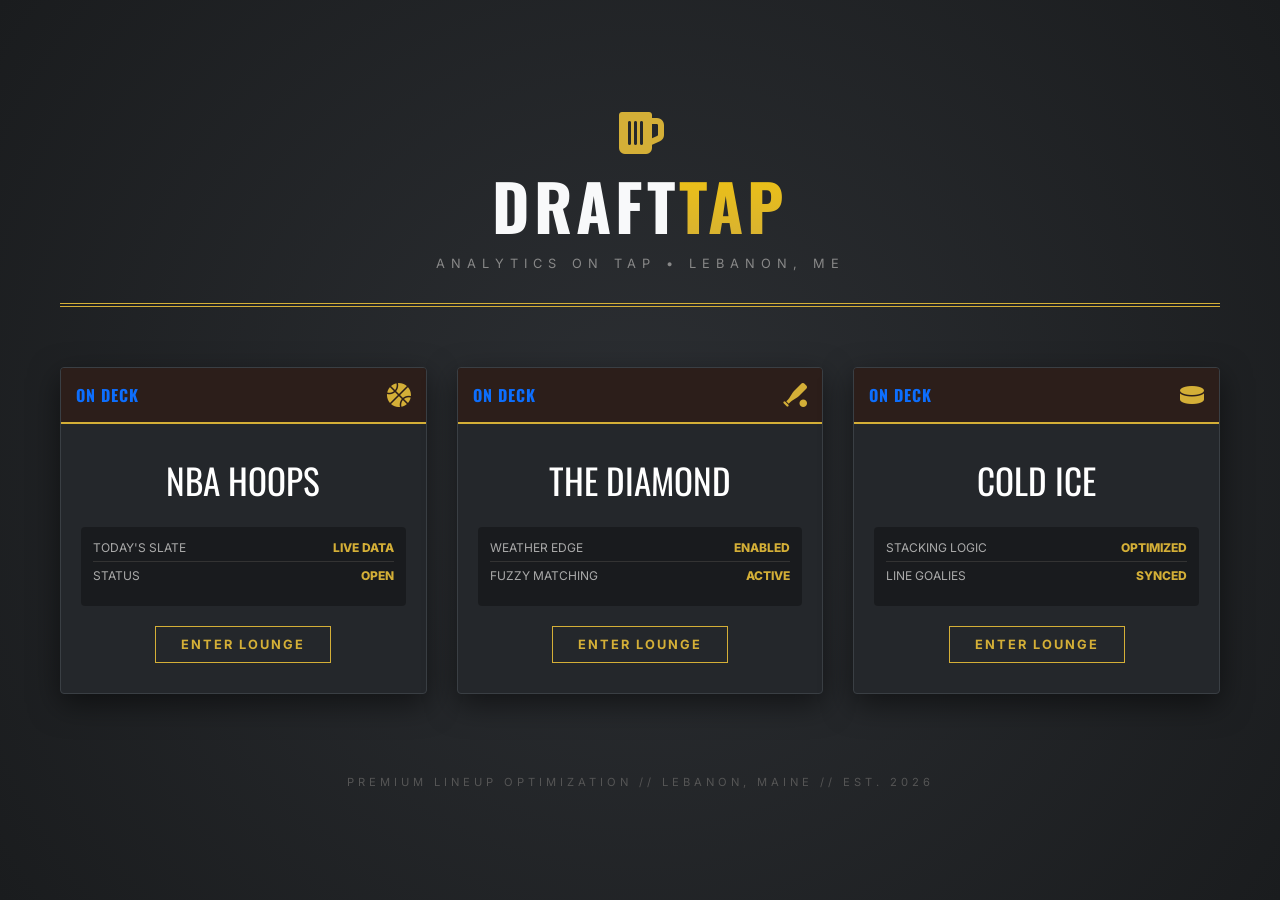
<file: templates/index.html>
<!DOCTYPE html>
<html lang="en">
<head>
    <script async src="https://www.googletagmanager.com/gtag/js?id=G-V4NJH4K19B"></script>
    <script>
      window.dataLayer = window.dataLayer || [];
      function gtag(){dataLayer.push(arguments);}
      gtag('js', new Date());
      gtag('config', 'G-V4NJH4K19B');
    </script>

    <meta charset="UTF-8">
    <meta name="viewport" content="width=device-width, initial-scale=1.0, maximum-scale=1.0, user-scalable=no">

    <title>Draft Tap | Premium Sports Analytics</title>
    <link rel="stylesheet" href="https://cdnjs.cloudflare.com/ajax/libs/bootstrap/5.3.0/css/bootstrap.min.css">
    <link rel="stylesheet" href="https://cdnjs.cloudflare.com/ajax/libs/font-awesome/6.4.0/css/all.min.css">
    <link href="https://fonts.googleapis.com/css2?family=Oswald:wght@500;700&family=Inter:wght@400;800&display=swap" rel="stylesheet">

    <style>
        :root {
            --bar-bg: #1a1c1e;
            --chalk-white: #f8f9fa;
            --accent-gold: #d4af37;
            --felt-green: #2d5a27;
            --wood-trim: #2c1e1a;
            --transition-speed: 0.4s;
        }

        body {
            background-color: var(--bar-bg);
            background-image: radial-gradient(circle at center, #2c2f33 0%, #1a1c1e 100%);
            color: var(--chalk-white);
            font-family: 'Inter', sans-serif;
            min-height: 100vh;
            margin: 0;
            display: flex;
            align-items: center;
            overflow-x: hidden;
        }

        /* LOUNGE LOADER OVERLAY */
        #lounge-loader {
            display: none;
            position: fixed;
            top: 0; left: 0; width: 100%; height: 100%;
            background: rgba(10, 10, 10, 0.98);
            color: var(--accent-gold);
            z-index: 10000;
            flex-direction: column;
            justify-content: center;
            align-items: center;
            text-align: center;
        }

        .loader-shimmer {
            font-family: 'Oswald', sans-serif;
            font-size: 2rem;
            text-transform: uppercase;
            letter-spacing: 3px;
            margin-bottom: 15px;
            animation: pulse 1.5s infinite;
        }

        .loader-subtext {
            color: #666;
            font-size: 0.9rem;
            letter-spacing: 5px;
            text-transform: uppercase;
        }

        @keyframes pulse {
            0%, 100% { opacity: 0.4; transform: scale(0.98); }
            50% { opacity: 1; transform: scale(1); }
        }

        .lounge-container {
            max-width: 1200px;
            margin: 0 auto;
            padding: 40px 20px;
        }

        .bar-header {
            text-align: center;
            margin-bottom: 60px;
            border-bottom: 4px double var(--accent-gold);
            padding-bottom: 30px;
        }

        .handle-icon {
            font-size: 3rem;
            color: var(--accent-gold);
            margin-bottom: 10px;
            display: block;
        }

        .brand-logo {
            font-family: 'Oswald', sans-serif;
            font-size: 4rem;
            font-weight: 700;
            text-transform: uppercase;
            letter-spacing: 4px;
            margin: 0;
        }

        .brand-logo span {
            color: var(--accent-gold);
            background: linear-gradient(to bottom, #f1c40f, #d4af37);
            -webkit-background-clip: text;
            -webkit-text-fill-color: transparent;
        }

        .tagline {
            font-size: 0.8rem;
            letter-spacing: 6px;
            color: #888;
            text-transform: uppercase;
            margin-top: 10px;
        }

        .sport-menu {
            display: grid;
            grid-template-columns: repeat(auto-fit, minmax(320px, 1fr));
            gap: 30px;
        }

        .menu-item {
            background: #24272b;
            border: 1px solid #3a3f44;
            border-radius: 4px;
            text-decoration: none !important;
            transition: all var(--transition-speed) cubic-bezier(0.175, 0.885, 0.32, 1.275);
            position: relative;
            overflow: hidden;
            box-shadow: 0 10px 30px rgba(0,0,0,0.5);
        }

        .menu-item:hover {
            transform: translateY(-10px);
            border-color: var(--accent-gold);
            box-shadow: 0 15px 45px rgba(0,0,0,0.8);
        }

        .item-header {
            background: var(--wood-trim);
            padding: 15px;
            display: flex;
            justify-content: space-between;
            align-items: center;
            border-bottom: 2px solid var(--accent-gold);
        }

        .item-header i { font-size: 1.5rem; color: var(--accent-gold); }
        .item-header span { font-family: 'Oswald'; font-weight: 700; letter-spacing: 1px; }

        .item-body {
            padding: 30px 20px;
            text-align: center;
        }

        .sport-title {
            font-family: 'Oswald', sans-serif;
            font-size: 2.2rem;
            margin-bottom: 15px;
            color: #fff;
        }

        .live-ticker {
            background: rgba(0,0,0,0.3);
            border-radius: 4px;
            padding: 12px;
            margin-top: 20px;
        }

        .ticker-row {
            display: flex;
            justify-content: space-between;
            font-size: 0.75rem;
            margin-bottom: 5px;
            text-transform: uppercase;
            border-bottom: 1px solid #333;
            padding-bottom: 4px;
        }

        .ticker-label { color: #aaa; }
        .ticker-value { color: var(--accent-gold); font-weight: 800; }

        .btn-enter {
            display: inline-block;
            margin-top: 20px;
            padding: 8px 25px;
            border: 1px solid var(--accent-gold);
            color: var(--accent-gold);
            font-size: 0.8rem;
            font-weight: 700;
            text-transform: uppercase;
            letter-spacing: 2px;
            transition: 0.3s;
        }

        .menu-item:hover .btn-enter {
            background: var(--accent-gold);
            color: #000;
        }

        .lounge-footer {
            margin-top: 80px;
            text-align: center;
            color: #555;
            font-size: 0.7rem;
            letter-spacing: 4px;
            text-transform: uppercase;
        }

        @media (max-width: 768px) {
            .brand-logo { font-size: 2.5rem; }
            .sport-menu { grid-template-columns: 1fr; }
        }
    </style>
</head>
<body>

<div id="lounge-loader">
    <div class="loader-shimmer" id="joke-text">Entering the Lounge...</div>
    <div class="loader-subtext">Draft Tap Systems Engaging</div>
</div>

<div class="lounge-container w-100">
    <header class="bar-header">
        <i class="fa-solid fa-beer-mug-empty handle-icon"></i>
        <h1 class="brand-logo">DRAFT<span>TAP</span></h1>
        <div class="tagline">Analytics on Tap • Lebanon, ME</div>
    </header>

    <div class="sport-menu">
        <a href="/nba" class="menu-item sport-link">
            <div class="item-header">
                <span>ON DECK</span>
                <i class="fa-solid fa-basketball"></i>
            </div>
            <div class="item-body">
                <div class="sport-title">NBA HOOPS</div>
                <div class="live-ticker">
                    <div class="ticker-row">
                        <span class="ticker-label">Today's Slate</span>
                        <span class="ticker-value">Live Data</span>
                    </div>
                    <div class="ticker-row" style="border:none;">
                        <span class="ticker-label">Status</span>
                        <span class="ticker-value">Open</span>
                    </div>
                </div>
                <div class="btn-enter">Enter Lounge</div>
            </div>
        </a>

        <a href="/mlb" class="menu-item sport-link">
            <div class="item-header">
                <span>ON DECK</span>
                <i class="fa-solid fa-baseball-bat-ball"></i>
            </div>
            <div class="item-body">
                <div class="sport-title">THE DIAMOND</div>
                <div class="live-ticker">
                    <div class="ticker-row">
                        <span class="ticker-label">Weather Edge</span>
                        <span class="ticker-value">Enabled</span>
                    </div>
                    <div class="ticker-row" style="border:none;">
                        <span class="ticker-label">Fuzzy Matching</span>
                        <span class="ticker-value">Active</span>
                    </div>
                </div>
                <div class="btn-enter">Enter Lounge</div>
            </div>
        </a>

        <a href="/nhl" class="menu-item sport-link">
            <div class="item-header">
                <span>ON DECK</span>
                <i class="fa-solid fa-hockey-puck"></i>
            </div>
            <div class="item-body">
                <div class="sport-title">COLD ICE</div>
                <div class="live-ticker">
                    <div class="ticker-row">
                        <span class="ticker-label">Stacking Logic</span>
                        <span class="ticker-value">Optimized</span>
                    </div>
                    <div class="ticker-row" style="border:none;">
                        <span class="ticker-label">Line Goalies</span>
                        <span class="ticker-value">Synced</span>
                    </div>
                </div>
                <div class="btn-enter">Enter Lounge</div>
            </div>
        </a>
    </div>

    <footer class="lounge-footer">
        Premium Lineup Optimization // Lebanon, Maine // Est. 2026
    </footer>
</div>

<script src="https://cdnjs.cloudflare.com/ajax/libs/bootstrap/5.3.0/js/bootstrap.bundle.min.js"></script>

<script>
    // THE LOUNGE TRANSITION SCRIPT
    const generalJokes = [
        "Mixing the projections... hold the ice.",
        "Bribing the refs for better ownership stats...",
        "Tapping the keg. Also, the data.",
        "Deleting your parlays from last night for your own safety.",
        "Consulting the sports gods. They're currently on hold."
    ];

    const sportSpecificJokes = {
        "/nba": [
            "Inflating the balls... keep it on the down-low.",
            "Polishing the maple floorboards...",
            "Checking the rim for magnets...",
            "Measuring the altitude in Denver..."
        ],
        "/mlb": [
            "Dusting off home plate...",
            "Applying the pine tar... but not too much.",
            "Calibrating the radar gun...",
            "Rubbing the mud on the new balls..."
        ],
        "/nhl": [
            "Applying extra friction to the hockey pucks...",
            "Sharpening the skates...",
            "Waiting for the Zamboni to finish...",
            "Checking the goalie's pads for illegal width..."
        ]
    };

    document.querySelectorAll('.sport-link').forEach(link => {
        link.addEventListener('click', function(e) {
            const loader = document.getElementById('lounge-loader');
            const jokeDisplay = document.getElementById('joke-text');
            const href = this.getAttribute('href');

            // Combine general jokes with the specific lounge pool
            const pool = [...generalJokes, ...(sportSpecificJokes[href] || [])];

            // Pick a random line
            const randomJoke = pool[Math.floor(Math.random() * pool.length)];
            jokeDisplay.innerText = randomJoke;

            // Show the overlay
            loader.style.display = 'flex';
        });
    });
</script>
</body>
</html>
</file>
